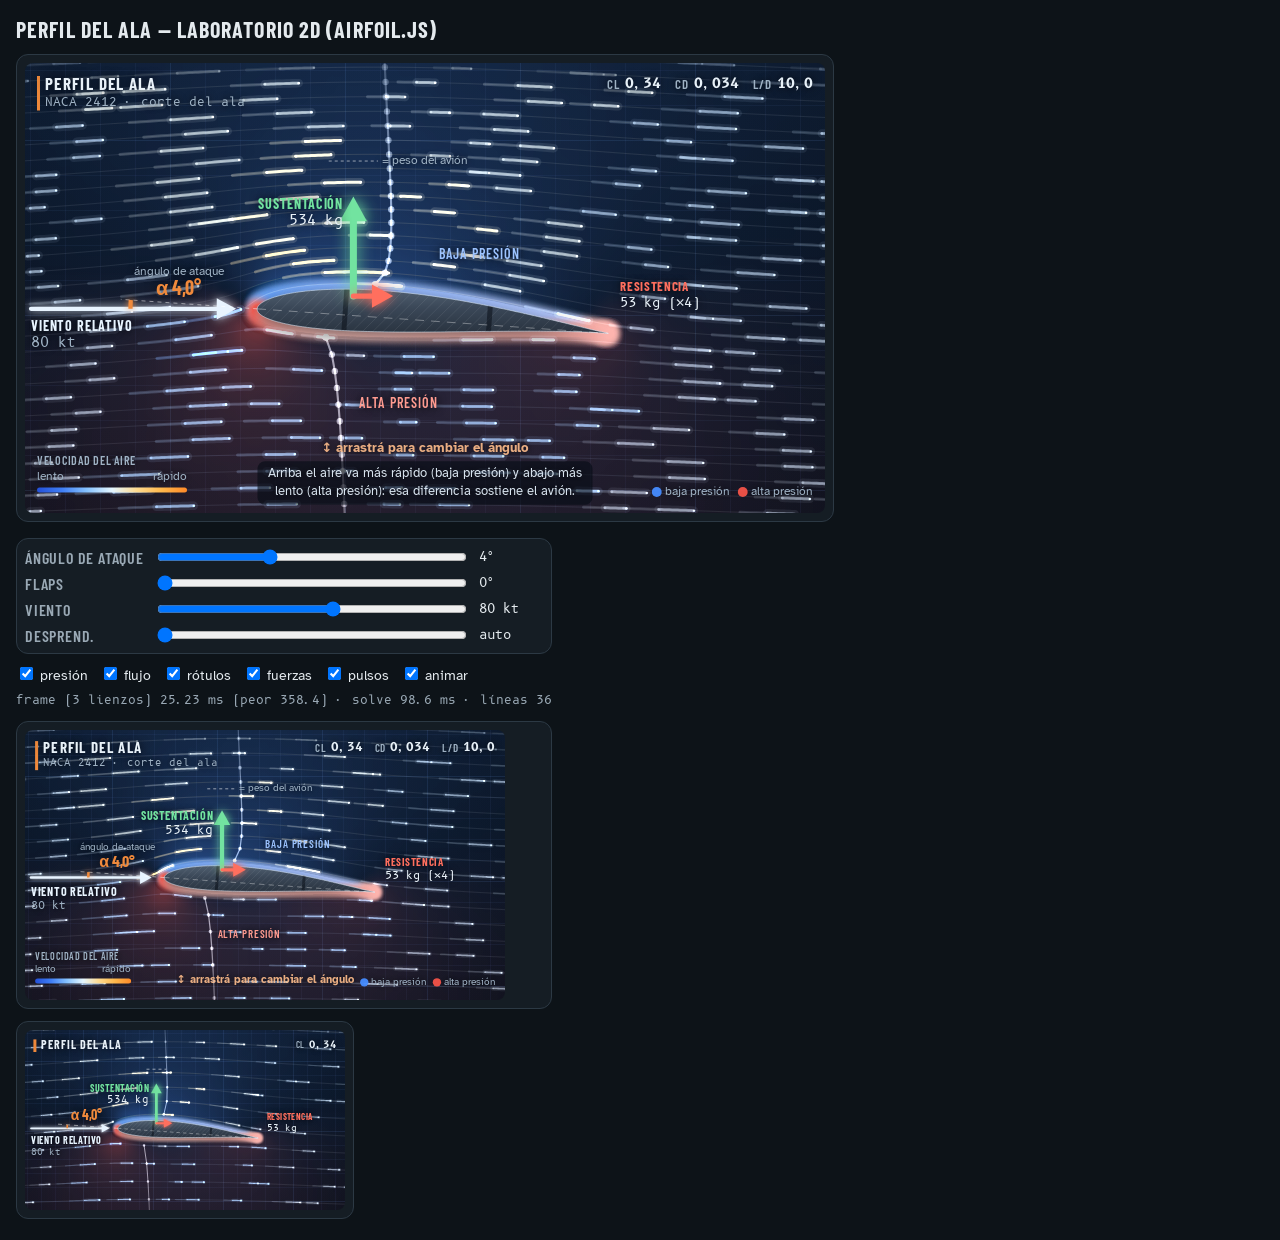
<file: tests/airfoil-preview.html>
<!doctype html>
<html lang="es">
<head>
<meta charset="utf-8">
<meta name="viewport" content="width=device-width, initial-scale=1">
<title>Perfil del ala — vista previa</title>
<link rel="preconnect" href="https://fonts.googleapis.com">
<link rel="preconnect" href="https://fonts.gstatic.com" crossorigin>
<link rel="stylesheet" href="https://fonts.googleapis.com/css2?family=Atkinson+Hyperlegible:wght@400;700&family=B612+Mono:wght@400;700&family=Barlow+Condensed:wght@500;600;700&display=swap">
<style>
  :root { --bg: #0D1318; --surface: #151D24; --line: #2C3944; --fg: #E4EAEE; --soft: #9AA9B5; --accent: #F08A3C; }
  * { box-sizing: border-box; }
  body { margin: 0; background: var(--bg); color: var(--fg); font-family: 'Atkinson Hyperlegible', system-ui, sans-serif; padding: 16px; }
  h1 { font-family: 'Barlow Condensed', sans-serif; font-weight: 700; text-transform: uppercase; letter-spacing: .05em; font-size: 22px; margin: 0 0 12px; }
  .wrap { display: flex; flex-wrap: wrap; gap: 16px; align-items: flex-start; }
  .card { background: var(--surface); border: 1px solid var(--line); border-radius: 12px; padding: 8px; }
  canvas { display: block; border-radius: 8px; }
  #big { width: 800px; height: 450px; max-width: calc(100vw - 50px); aspect-ratio: 16 / 9; height: auto; }
  #mid { width: 480px; height: 270px; }
  #small { width: 320px; height: 180px; }
  .ctl { display: grid; grid-template-columns: 120px 1fr 64px; gap: 6px 10px; align-items: center; min-width: 320px; }
  .ctl label { font-family: 'Barlow Condensed', sans-serif; font-weight: 600; text-transform: uppercase; letter-spacing: .05em; color: var(--soft); }
  .ctl output { font-family: 'B612 Mono', monospace; font-size: 13px; }
  .row { display: flex; gap: 12px; flex-wrap: wrap; margin-top: 10px; font-size: 14px; }
  #stats { font-family: 'B612 Mono', monospace; font-size: 12px; color: var(--soft); margin-top: 8px; }
</style>
</head>
<body>
<h1>Perfil del ala — laboratorio 2D (airfoil.js)</h1>
<div class="wrap">
  <div class="card"><canvas id="big"></canvas></div>
  <div>
    <div class="card ctl">
      <label for="aoa">Ángulo de ataque</label><input id="aoa" type="range" min="-6" max="22" step="0.5" value="4"><output id="aoaV">4°</output>
      <label for="flaps">Flaps</label><input id="flaps" type="range" min="0" max="40" step="1" value="0"><output id="flapsV">0°</output>
      <label for="ias">Viento</label><input id="ias" type="range" min="0" max="140" step="1" value="80"><output id="iasV">80 kt</output>
      <label for="sb">Desprend.</label><input id="sb" type="range" min="-0.05" max="1" step="0.05" value="-0.05"><output id="sbV">auto</output>
    </div>
    <div class="row">
      <label><input type="checkbox" id="pressure" checked> presión</label>
      <label><input type="checkbox" id="streamlines" checked> flujo</label>
      <label><input type="checkbox" id="labels" checked> rótulos</label>
      <label><input type="checkbox" id="forces" checked> fuerzas</label>
      <label><input type="checkbox" id="timelines" checked> pulsos</label>
      <label><input type="checkbox" id="run" checked> animar</label>
    </div>
    <div id="stats"></div>
    <div class="card" style="margin-top:12px"><canvas id="mid"></canvas></div>
    <div class="card" style="margin-top:12px; display:inline-block"><canvas id="small"></canvas></div>
  </div>
</div>
<script src="../src/sim.js"></script>
<script src="../src/airfoil.js"></script>
<script>
(function () {
  var $ = function (id) { return document.getElementById(id); };
  // ?solo → compact page for 1:1 screenshots of the big canvas
  if (/solo/.test(location.search)) {
    document.querySelector('h1').style.display = 'none';
    document.body.style.padding = '0';
    document.querySelector('.card').style.padding = '0';
    var mw = /[?&]w=(\d+)/.exec(location.search), mh = /[?&]h=(\d+)/.exec(location.search);
    if (mw && mh) {
      var bc = $('big');
      bc.style.width = mw[1] + 'px'; bc.style.height = mh[1] + 'px'; bc.style.aspectRatio = 'auto';
    }
  }
  /** Debug helper: setP({aoa, flaps, ias, sb}) moves the sliders and syncs. */
  window.setP = function (o) {
    ['aoa', 'flaps', 'ias', 'sb'].forEach(function (k) { if (o[k] !== undefined) $(k).value = o[k]; });
    sync();
  };
  /** Debug helper: run n frames of dt seconds. */
  window.runFrames = function (n, dt) { for (var i = 0; i < n; i++) afs.forEach(function (af) { af.frame(dt || 1 / 30); }); };
  function onDrag(a) { $('aoa').value = a; sync(); }
  var afs = [
    C150.Airfoil.create($('big'), { onDrag: onDrag }),
    C150.Airfoil.create($('mid'), { onDrag: onDrag }),
    C150.Airfoil.create($('small'), {})
  ];
  window.afs = afs;
  function sync() {
    var aoa = +$('aoa').value, flaps = +$('flaps').value, ias = +$('ias').value, sb = +$('sb').value;
    $('aoaV').textContent = aoa + '°'; $('flapsV').textContent = flaps + '°'; $('iasV').textContent = ias + ' kt';
    $('sbV').textContent = sb < 0 ? 'auto' : sb.toFixed(2);
    var a = C150.Sim.aero({ ias: ias, aoa: aoa, flaps: flaps, rpm: 2300, throttle: 0.7 });
    var o = { aoa: aoa, flaps: flaps, ias: ias, stallBlend: sb < 0 ? a.stallBlend : sb, liftN: a.liftN, dragN: a.dragN, cl: a.cl, cd: a.cd };
    ['pressure', 'streamlines', 'labels', 'forces', 'timelines'].forEach(function (k) { o[k] = $(k).checked; });
    afs.forEach(function (af) { af.set(o); });
  }
  ['aoa', 'flaps', 'ias', 'sb', 'pressure', 'streamlines', 'labels', 'forces', 'timelines'].forEach(function (id) {
    $(id).addEventListener('input', sync); $(id).addEventListener('change', sync);
  });
  sync();
  var last = performance.now(), frames = 0, acc = 0, worst = 0;
  function tick() {
    var now = performance.now(), dt = Math.min(0.1, (now - last) / 1000); last = now;
    if (!$('run').checked) dt = 0;
    var t0 = performance.now();
    afs.forEach(function (af) { af.frame(dt); });
    var ms = performance.now() - t0; acc += ms; frames++; worst = Math.max(worst, ms);
    if (frames % 30 === 0) {
      $('stats').textContent = 'frame (3 lienzos) ' + (acc / frames).toFixed(2) + ' ms (peor ' + worst.toFixed(1) + ') · solve ' +
        afs[0].stats.solveMs.toFixed(1) + ' ms · líneas ' + afs[0].stats.lines;
    }
  }
  window.tickAirfoil = tick;
  var rafOK = false;
  function loop() { rafOK = true; tick(); requestAnimationFrame(loop); }
  requestAnimationFrame(loop);
  setInterval(function () { if (!rafOK) tick(); rafOK = false; }, 33);
  window.addEventListener('resize', function () { afs.forEach(function (af) { af.resize(); }); });
})();
</script>
</body>
</html>
</file>
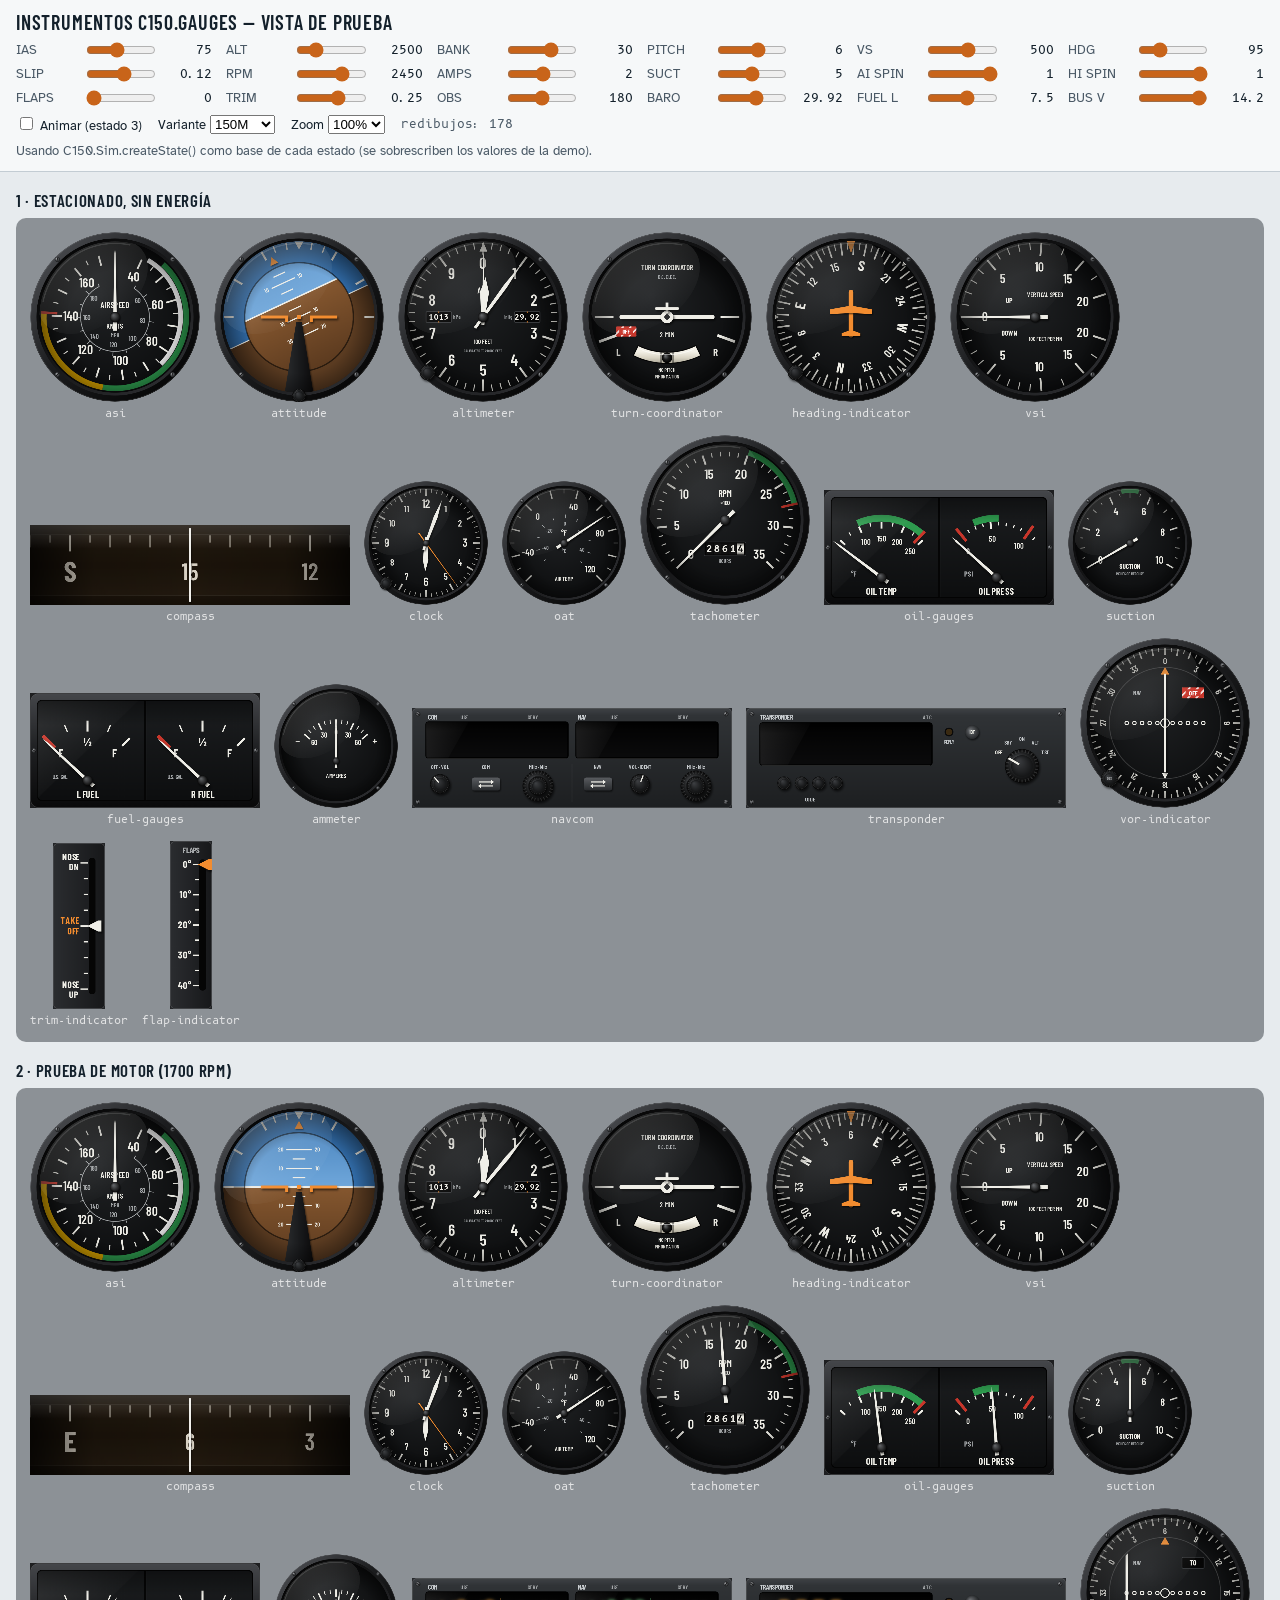
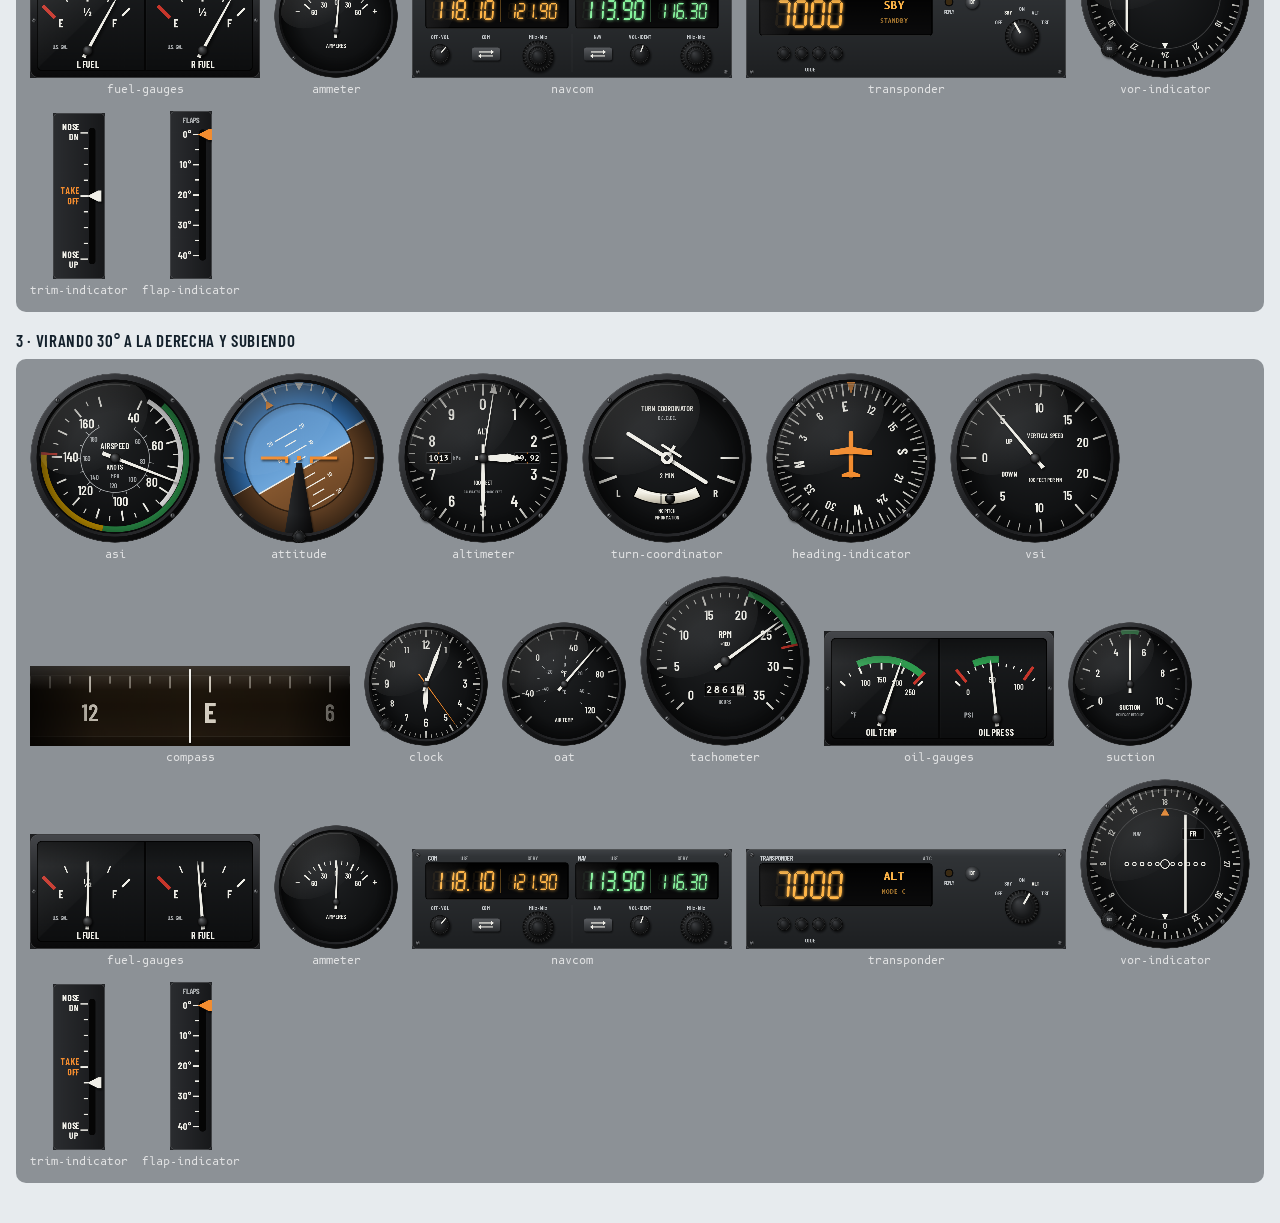
<file: tests/gauges-preview.html>
<!doctype html>
<html lang="es">
<head>
<meta charset="utf-8">
<meta name="viewport" content="width=device-width, initial-scale=1">
<title>Vista de instrumentos</title>
<link rel="preconnect" href="https://fonts.googleapis.com">
<link rel="preconnect" href="https://fonts.gstatic.com" crossorigin>
<link href="https://fonts.googleapis.com/css2?family=Atkinson+Hyperlegible:wght@400;700&family=B612+Mono:wght@400;700&family=Barlow+Condensed:wght@500;600;700&display=swap" rel="stylesheet">
<style>
  :root {
    --bg: #E7EBEE; --surface: #F6F8F9; --line: #C3CCD3; --fg: #13202B; --fg-soft: #4A5966;
    --accent: #C8641A; --panel: #8C9196;
    --font-display: 'Barlow Condensed', 'Arial Narrow', sans-serif;
    --font-body: 'Atkinson Hyperlegible', system-ui, sans-serif;
    --font-data: 'B612 Mono', ui-monospace, monospace;
  }
  @media (prefers-color-scheme: dark) {
    :root { --bg: #0D1318; --surface: #151D24; --line: #2C3944; --fg: #E4EAEE; --fg-soft: #9AA9B5; --accent: #F08A3C; --panel: #3A3D40; color-scheme: dark; }
  }
  html, body { height: 100%; }
  body { margin: 0; background: var(--bg); color: var(--fg); font: 15px/1.45 var(--font-body); }
  header { position: sticky; top: 0; z-index: 2; background: var(--surface); border-bottom: 1px solid var(--line); padding: 10px 16px; }
  h1 { font: 600 20px/1.2 var(--font-display); text-transform: uppercase; letter-spacing: .04em; margin: 0 0 6px; }
  h2 { font: 600 17px/1.2 var(--font-display); text-transform: uppercase; letter-spacing: .04em; margin: 18px 0 8px; }
  .controls { display: grid; grid-template-columns: repeat(auto-fill, minmax(170px, 1fr)); gap: 4px 14px; align-items: center; }
  .controls label { display: grid; grid-template-columns: 62px 1fr 52px; gap: 6px; align-items: center; font-size: 13px; color: var(--fg-soft); }
  .controls output { font: 12px var(--font-data); color: var(--fg); text-align: right; }
  .controls input[type=range] { width: 100%; accent-color: var(--accent); }
  .row { display: flex; flex-wrap: wrap; gap: 6px 16px; align-items: center; margin-top: 6px; font-size: 13px; }
  .stats { font: 12px var(--font-data); color: var(--fg-soft); }
  main { padding: 0 16px 40px; }
  .grid { display: flex; flex-wrap: wrap; gap: 14px; align-items: flex-end; background: var(--panel); padding: 14px; border-radius: 10px; }
  figure { margin: 0; display: flex; flex-direction: column; align-items: center; gap: 4px; }
  figcaption { font: 11px var(--font-data); color: #F2F2F2; opacity: .85; }
  canvas { display: block; }
  canvas.round { width: calc(170px * var(--z, 1)); height: calc(170px * var(--z, 1)); }
  canvas.small { width: calc(124px * var(--z, 1)); height: calc(124px * var(--z, 1)); }
  canvas.cluster { width: calc(230px * var(--z, 1)); height: calc(115px * var(--z, 1)); }
  canvas.radio { width: calc(320px * var(--z, 1)); height: calc(100px * var(--z, 1)); }
  canvas.strip { width: calc(320px * var(--z, 1)); height: calc(80px * var(--z, 1)); }
  canvas.trim { width: calc(52px * var(--z, 1)); height: calc(166px * var(--z, 1)); }
  canvas.flap { width: calc(42px * var(--z, 1)); height: calc(168px * var(--z, 1)); }
  .note { color: var(--fg-soft); font-size: 13px; margin: 6px 0 0; }
  @media (max-width: 480px) { canvas.radio, canvas.strip { width: 100%; height: auto; } }
</style>
</head>
<body>
<header>
  <h1>Instrumentos C150.Gauges — vista de prueba</h1>
  <div class="controls" id="controls"></div>
  <div class="row">
    <label><input type="checkbox" id="animate"> Animar (estado 3)</label>
    <label>Variante <select id="variant"><option>150M</option><option>A150M</option></select></label>
    <label>Zoom <select id="zoom"><option value="0.75">75%</option><option value="1" selected>100%</option><option value="1.5">150%</option><option value="2">200%</option></select></label>
    <span class="stats" id="stats"></span>
  </div>
  <p class="note" id="simnote"></p>
</header>
<main id="main"></main>

<script src="../src/sim.js" onerror="window.__noSim = true"></script>
<script src="../src/gauges.js"></script>
<script>
(function () {
  'use strict';
  var G = window.C150 && window.C150.Gauges;
  var Sim = window.C150 && window.C150.Sim;
  document.getElementById('simnote').textContent = Sim
    ? 'Usando C150.Sim.createState() como base de cada estado (se sobrescriben los valores de la demo).'
    : 'src/sim.js no está disponible: se usan estados falsos locales con los campos del contrato.';

  // Estado falso con todos los campos que leen los instrumentos (contrato §3).
  function fakeState() {
    return {
      variant: '150M', trim: 0, flaps: 0, altimeterSetting: 29.92, hiCorrection: 0, time: 0, fieldElevation: 100,
      lights: { dome: false, nav: false, strobe: false, beacon: false, taxi: false, landing: false },
      radio: { comOn: false, comFreq: 118.10, comStby: 121.90, navFreq: 113.90, navStby: 116.30, obs: 0, xpdrMode: 'OFF', xpdrCode: '7000' },
      engine: { running: false, rpm: 0, oilTempF: 70, oilPressPsi: 0 },
      elec: { busVolts: 0, ammeterAmps: 0, batteryPct: 100, highVoltageLight: false },
      vacuum: { suctionInHg: 0 },
      gyro: { aiSpin: 0, hiSpin: 0, tcPowered: false },
      fuel: { leftGal: 13, rightGal: 11.4 },
      air: { ias: 0, tas: 0, altitude: 100, indicatedAlt: 100, vs: 0, pitch: 0, bank: 0, heading: 150, hiHeading: 150,
             turnRate: 0, slip: 0, onGround: true },
      pos: { x: -75, z: -129.9 }
    };
  }
  function makeState(preset) {
    var st = null;
    if (Sim && typeof Sim.createState === 'function') { try { st = Sim.createState(preset); } catch (e) { st = null; } }
    var f = fakeState();
    if (!st) return f;
    for (var k in f) if (st[k] === undefined) st[k] = f[k];
    return st;
  }
  function assign(dst, src) {
    for (var k in src) {
      if (src[k] && typeof src[k] === 'object' && !Array.isArray(src[k])) { dst[k] = dst[k] || {}; assign(dst[k], src[k]); }
      else dst[k] = src[k];
    }
    return dst;
  }

  var parked = assign(makeState('parked'), {
    masterBat: false, masterAlt: false, flaps: 0, trim: 0,
    engine: { running: false, rpm: 0, oilTempF: 70, oilPressPsi: 0 },
    elec: { busVolts: 0, ammeterAmps: 0 }, vacuum: { suctionInHg: 0 },
    gyro: { aiSpin: 0, hiSpin: 0, tcPowered: false },
    radio: { comOn: false, xpdrMode: 'OFF' },
    air: { ias: 0, vs: 0, pitch: 0, bank: 0, heading: 150, hiHeading: 168, turnRate: 0, slip: 0, altitude: 100, indicatedAlt: 100 }
  });
  var runup = assign(makeState('runup'), {
    masterBat: true, masterAlt: true, flaps: 0, trim: 0,
    engine: { running: true, rpm: 1700, oilTempF: 135, oilPressPsi: 52 },
    elec: { busVolts: 14.1, ammeterAmps: 6 }, vacuum: { suctionInHg: 5.0 },
    gyro: { aiSpin: 1, hiSpin: 1, tcPowered: true },
    radio: { comOn: true, xpdrMode: 'SBY', obs: 60 },
    air: { ias: 0, vs: 0, pitch: 0, bank: 0, heading: 60, hiHeading: 60, turnRate: 0, slip: 0, altitude: 100, indicatedAlt: 110 },
    pos: { x: -480.3, z: 208 }
  });
  var flying = assign(makeState('cruise'), {
    masterBat: true, masterAlt: true, flaps: 0, trim: 0.25,
    engine: { running: true, rpm: 2450, oilTempF: 190, oilPressPsi: 50 },
    elec: { busVolts: 14.2, ammeterAmps: 2 }, vacuum: { suctionInHg: 5.0 },
    gyro: { aiSpin: 1, hiSpin: 1, tcPowered: true },
    radio: { comOn: true, xpdrMode: 'ALT', xpdrCode: '7000', obs: 180 },
    fuel: { leftGal: 7.5, rightGal: 6.8 },
    air: { ias: 75, vs: 500, pitch: 6, bank: 30, heading: 95, hiHeading: 97, turnRate: 0, slip: 0.12,
           altitude: 2500, indicatedAlt: 2500 },
    pos: { x: 3000, z: -8000 }
  });
  var STATES = [
    { name: '1 · Estacionado, sin energía', st: parked },
    { name: '2 · Prueba de motor (1700 RPM)', st: runup },
    { name: '3 · Virando 30° a la derecha y subiendo', st: flying }
  ];

  var CLASS = { 'compass': 'strip', 'navcom': 'radio', 'transponder': 'radio', 'oil-gauges': 'cluster',
    'fuel-gauges': 'cluster', 'trim-indicator': 'trim', 'flap-indicator': 'flap',
    'clock': 'small', 'oat': 'small', 'suction': 'small', 'ammeter': 'small' };

  var main = document.getElementById('main'), cells = [];
  STATES.forEach(function (S, si) {
    var h = document.createElement('h2'); h.textContent = S.name; main.appendChild(h);
    var grid = document.createElement('div'); grid.className = 'grid'; main.appendChild(grid);
    G.IDS.forEach(function (id) {
      var sz = G.size(id), fig = document.createElement('figure'), cv = document.createElement('canvas');
      cv.width = sz.w; cv.height = sz.h; cv.className = CLASS[id] || 'round';
      cv.setAttribute('data-gauge', id); cv.setAttribute('data-state', si);
      var cap = document.createElement('figcaption'); cap.textContent = id;
      fig.appendChild(cv); fig.appendChild(cap); grid.appendChild(fig);
      cells.push({ id: id, st: S.st, ctx: cv.getContext('2d'), w: sz.w, h: sz.h, sig: null });
    });
  });

  // Controles: modifican el estado 3 (en vuelo).
  var SLIDERS = [
    ['IAS', 'air.ias', 0, 180, 1], ['ALT', 'air.indicatedAlt', -200, 12000, 10], ['BANK', 'air.bank', -90, 90, 1],
    ['PITCH', 'air.pitch', -30, 30, 0.5], ['VS', 'air.vs', -2500, 2500, 10], ['HDG', 'air.heading', 0, 359, 1],
    ['SLIP', 'air.slip', -1, 1, 0.01], ['RPM', 'engine.rpm', 0, 3500, 10], ['AMPS', 'elec.ammeterAmps', -60, 60, 1],
    ['SUCT', 'vacuum.suctionInHg', 0, 10, 0.1], ['AI SPIN', 'gyro.aiSpin', 0, 1, 0.01], ['HI SPIN', 'gyro.hiSpin', 0, 1, 0.01],
    ['FLAPS', 'flaps', 0, 40, 1], ['TRIM', 'trim', -1, 1, 0.01], ['OBS', 'radio.obs', 0, 359, 1],
    ['BARO', 'altimeterSetting', 28.5, 31, 0.01], ['FUEL L', 'fuel.leftGal', 0, 13, 0.05], ['BUS V', 'elec.busVolts', 0, 14.4, 0.1]
  ];
  function getp(o, p) { return p.split('.').reduce(function (a, k) { return a == null ? a : a[k]; }, o); }
  function setp(o, p, v) { var ks = p.split('.'), last = ks.pop(); ks.reduce(function (a, k) { return a[k] = a[k] || {}; }, o)[last] = v; }
  var inputs = {};
  var box = document.getElementById('controls');
  SLIDERS.forEach(function (s) {
    var lab = document.createElement('label'), span = document.createElement('span'), inp = document.createElement('input'), out = document.createElement('output');
    span.textContent = s[0]; inp.type = 'range'; inp.min = s[2]; inp.max = s[3]; inp.step = s[4];
    inp.value = getp(flying, s[1]) || 0; out.textContent = inp.value;
    inp.addEventListener('input', function () { setp(flying, s[1], parseFloat(inp.value)); out.textContent = inp.value; derive(); });
    lab.appendChild(span); lab.appendChild(inp); lab.appendChild(out); box.appendChild(lab);
    inputs[s[1]] = { inp: inp, out: out };
  });
  document.getElementById('variant').addEventListener('change', function (e) {
    STATES.forEach(function (S) { S.st.variant = e.target.value; });
  });
  document.getElementById('zoom').addEventListener('change', function (e) {
    document.documentElement.style.setProperty('--z', e.target.value);
  });

  // Valores derivados del estado 3: altitud verdadera, rumbo del direccional y régimen de giro.
  function derive() {
    var a = flying.air;
    a.altitude = a.indicatedAlt;
    a.hiHeading = (a.heading + 2) % 360;
    a.turnRate = a.ias > 30 ? 1091 * Math.tan(a.bank * Math.PI / 180) / a.ias : 0;
  }
  derive();

  var redraws = 0, t0 = performance.now(), last = t0;
  function frame(now) {
    var dt = Math.min(0.1, (now - last) / 1000); last = now;
    STATES.forEach(function (S) { S.st.time = (S.st.time || 0) + dt; });
    if (document.getElementById('animate').checked) {
      var t = (now - t0) / 1000, a = flying.air;
      a.ias = 85 + 35 * Math.sin(t * 0.4);
      a.indicatedAlt = 2500 + 1800 * Math.sin(t * 0.13);
      a.vs = 1800 * Math.cos(t * 0.13) * 0.13 * 60 / 1.3;
      a.bank = 35 * Math.sin(t * 0.3);
      a.pitch = 8 * Math.sin(t * 0.5);
      a.heading = (a.heading + a.turnRate * dt + 360) % 360;
      a.slip = 0.5 * Math.sin(t * 0.7);
      flying.engine.rpm = 2300 + 400 * Math.sin(t * 0.25);
      flying.radio.obs = (flying.radio.obs + 6 * dt) % 360;
      derive();
      Object.keys(inputs).forEach(function (p) { var v = getp(flying, p); if (typeof v === 'number') { inputs[p].inp.value = v; inputs[p].out.textContent = (Math.round(v * 100) / 100); } });
    }
    for (var i = 0; i < cells.length; i++) {
      var c = cells[i], sig = G.signature(c.id, c.st);
      if (sig !== c.sig) { c.sig = sig; G.draw(c.id, c.ctx, c.w, c.h, c.st); redraws++; }
    }
    document.getElementById('stats').textContent = 'redibujos: ' + redraws;
    requestAnimationFrame(frame);
  }
  requestAnimationFrame(frame);
  window.__preview = { STATES: STATES, cells: cells };
})();
</script>
</body>
</html>
</file>
